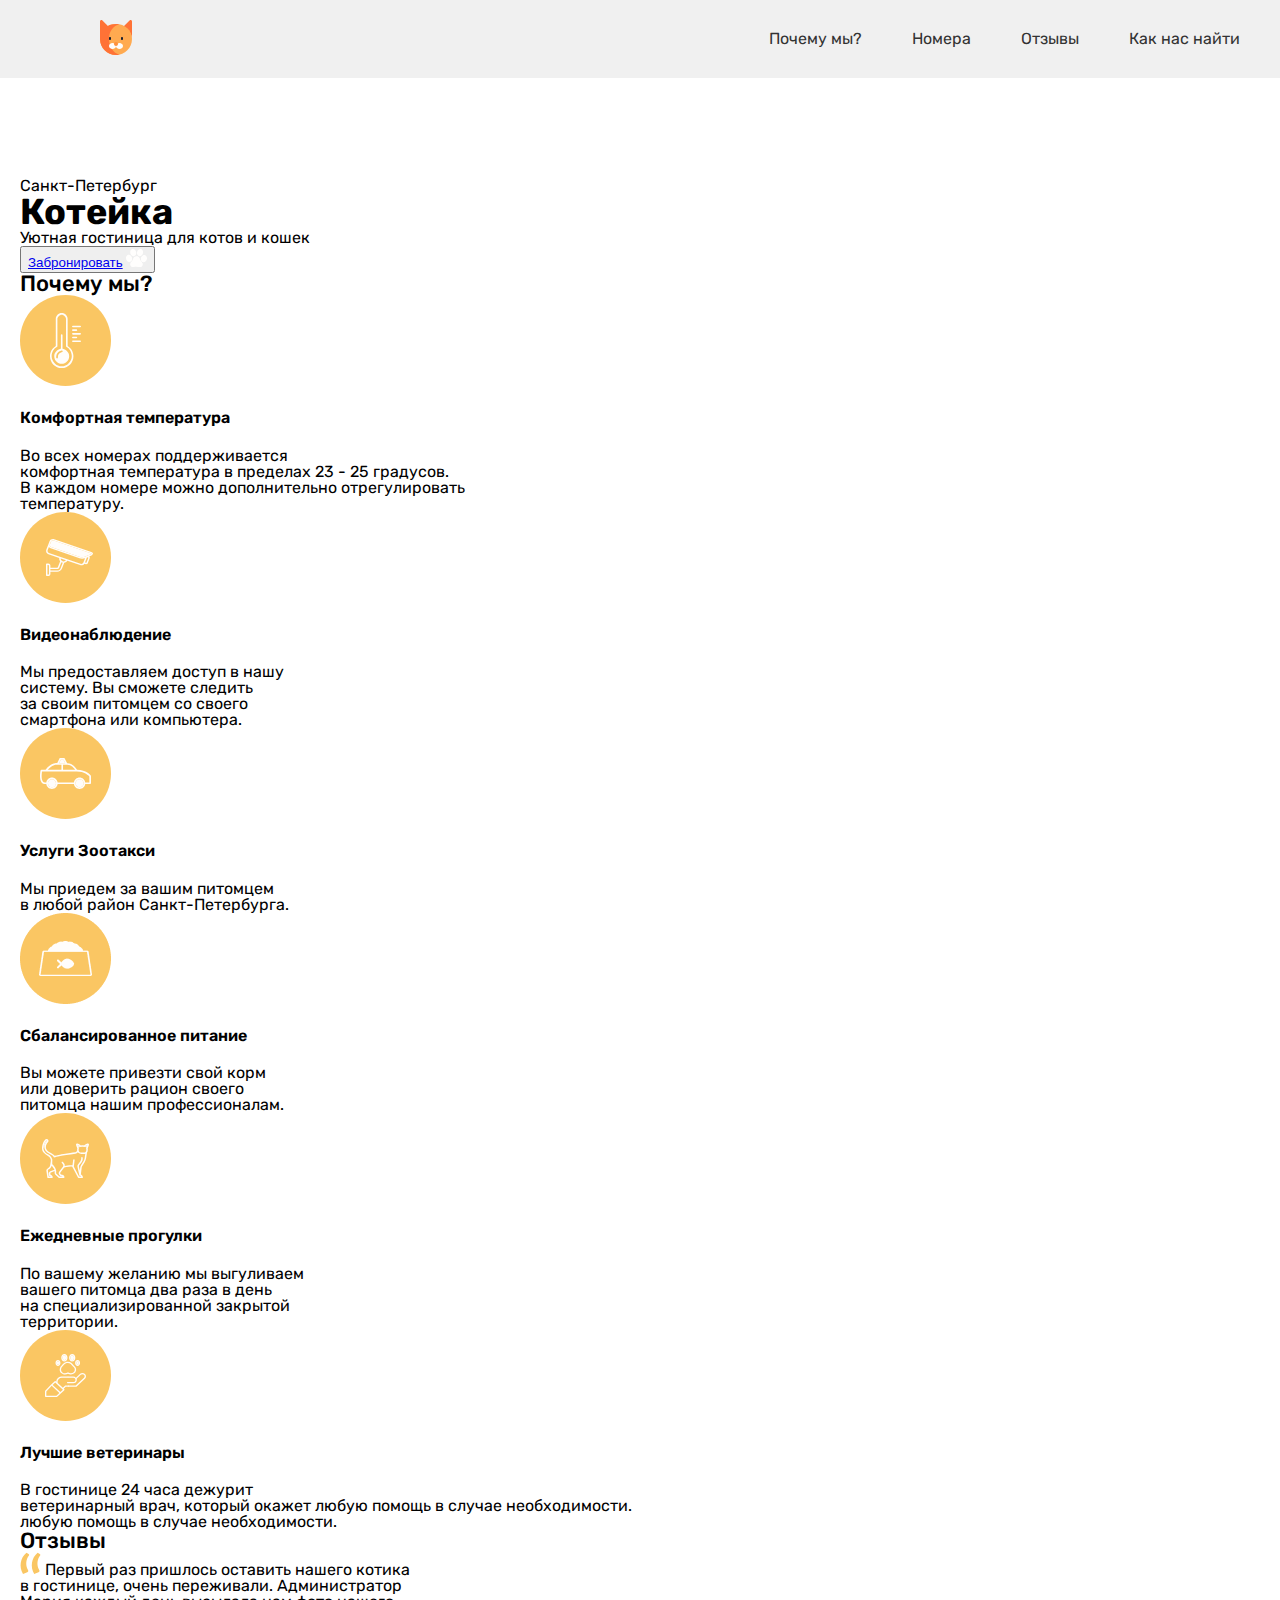
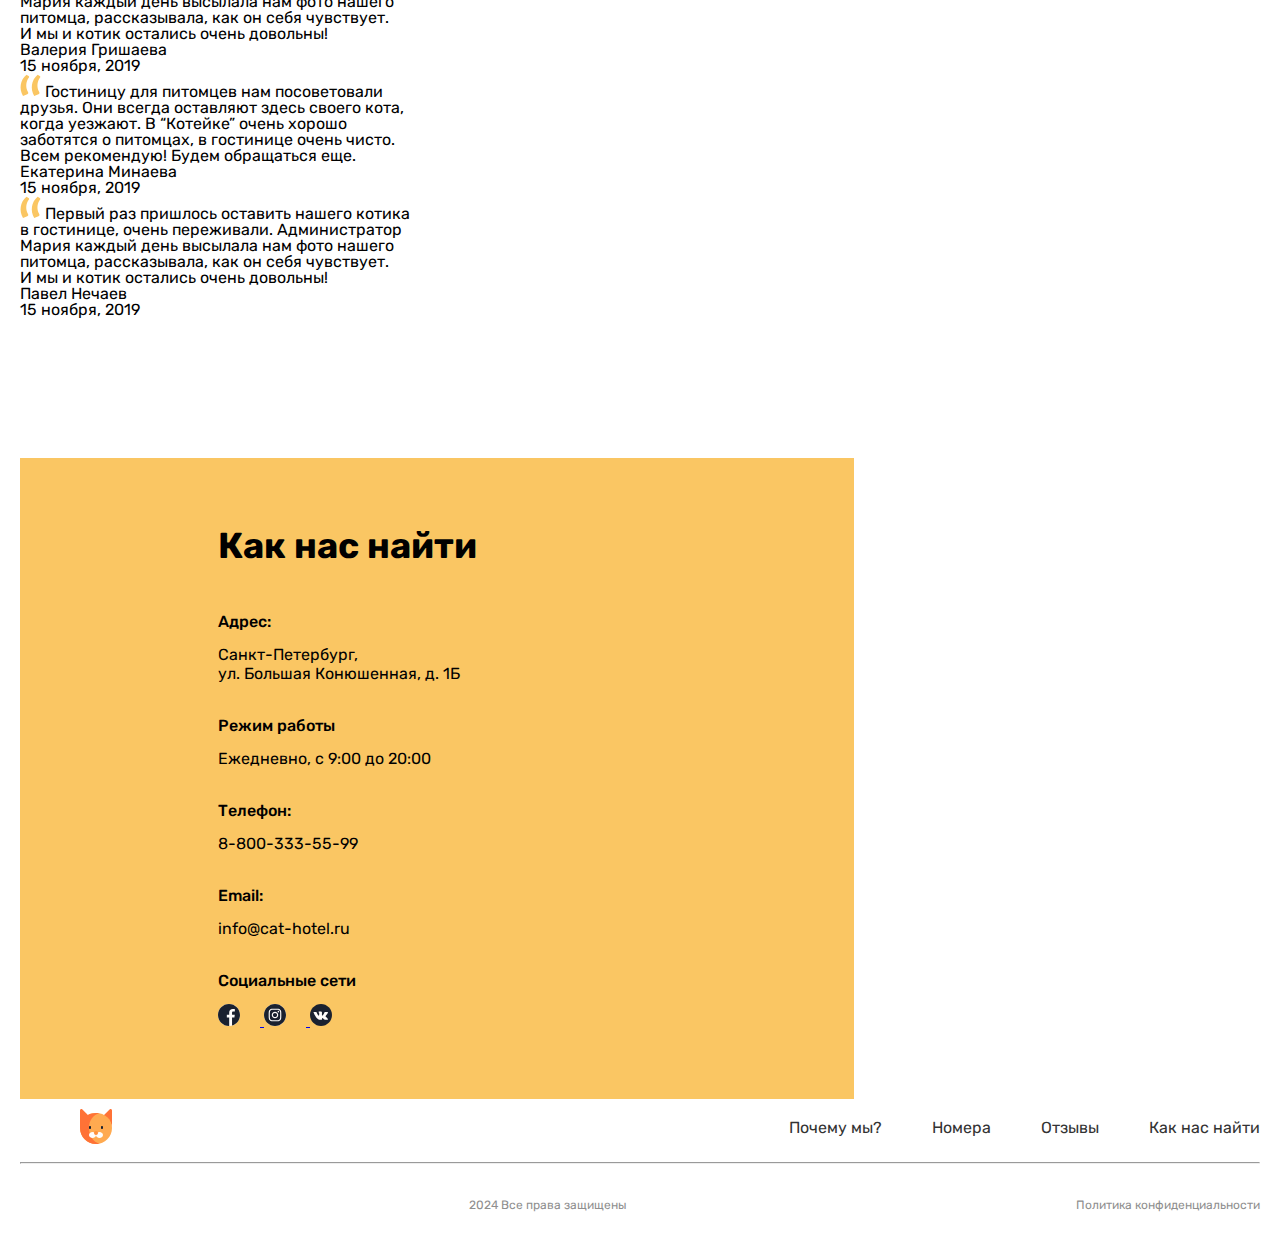
<file: index.html>
<!DOCTYPE html>
<html lang="en">

<head>
    <meta charset="UTF-8">
    <meta http-equiv="X-UA-Compatible" content="IE=edge">
    <meta name="viewport" content="width=device-width, initial-scale=1.0">
    <title>Main Page</title>
    <link rel="preconnect" href="https://fonts.googleapis.com">
    <link rel="preconnect" href="https://fonts.gstatic.com" crossorigin>
    <link href="https://fonts.googleapis.com/css2?family=Rubik:ital,wght@0,300..900;1,300..900&display=swap"
        rel="stylesheet">
    <link rel="stylesheet" href="https://cdn.jsdelivr.net/npm/swiper@11/swiper-bundle.min.css" />
    <link rel="stylesheet" href="./scss/style.css">
    <link rel="preconnect" href="https://fonts.googleapis.com">
    <link rel="preconnect" href="https://fonts.gstatic.com" crossorigin>
    <link
        href="https://fonts.googleapis.com/css2?family=Lato:ital,wght@0,100;0,300;0,400;0,700;0,900;1,100;1,300;1,400;1,700;1,900&display=swap"
        rel="stylesheet">
</head>

<body>
    <header class="header">
        <div class="container">
          <div class="header__line">
            <div class="header__logo">
              <a class="logo__link" href="../katalog.html">
                <img class="logo__image" src="../img/logo.svg" alt="koteika" />
              </a>
            </div>
            <div class="nav">
              <ul class="nav__ul">
                <li class="nav__li">
                  <a class="nav__item" href="#">Почему мы?</a>
                </li>
                <li class="nav__li">
                  <a class="nav__item" href="#">Номера</a>
                </li>
                <li class="nav__li">
                  <a class="nav__item" href="#">Отзывы</a>
                </li>
                <li class="nav__li">
                  <a class="nav__item" href="#">Как нас найти</a>
                </li>
              </ul>
            </div>
          </div>
          <div class="header__menu">
            <a id="header__button" class="hamburger" href="#">
              <div class="hamburger__inner"></div>
            </a>
          </div>
        </div>
      </header>
    <section class="hero">
        <div class="container">
            <div class="hero__content">
                <p class="hero__title-country">Cанкт-Петербург</p>
                <h1 class="hero__title">Котейка</h1>
                <p class="hero__subtitle">Уютная гостиница для котов и кошек</p>
                <button class="hero__button">
                    <a class="hero__link" href="#">Забронировать</a>
                    <img class="hero__link-logo" src="./img/img_main/lapka.svg" alt="logo" />
                </button>
            </div>
        </div>
    </section>
    <section class="services">
        <div class="container">
            <div class="services__top">
                <h2 class="services__title">Почему мы?</h2>
            </div>
            <div class="services__row">
                <div class="services__we-column">
                    <img class="services__image" src="./img/img_main/temperature.svg" alt="Temprature" />
                    <h4 class="services__subtitle">Комфортная температура</h4>
                    <p class="services__description">
                        Во всех номерах поддерживается
                        <br>
                        комфортная температура в пределах 23 - 25 градусов.
                        <br>
                        В каждом номере можно дополнительно отрегулировать
                        <br>
                        температуру.
                    </p>
                </div>

                <div class="services__we-column">
                    <img class="services__image" src="./img/img_main/camera.svg" alt="Temprature" />
                    <h4 class="services__subtitle">Видеонаблюдение</h4>
                    <p class="services__description">
                        Мы предоставляем доступ в нашу
                        <br>
                        систему. Вы сможете следить
                        <br>
                        за своим питомцем со своего
                        <br>
                        смартфона или компьютера.
                    </p>
                </div>

                <div class="services__we-column">
                    <img class="services__image" src="./img/img_main/delivery.svg" alt="Temprature" />
                    <h4 class="services__subtitle">Услуги Зоотакси</h4>
                    <p class="services__description">
                        Мы приедем за вашим питомцем
                        <br>
                        в любой район Санкт-Петербурга.
                    </p>
                </div>

                <div class="services__we-column">
                    <img class="services__image" src="./img/img_main/food.png" alt="Temprature" />
                    <h4 class="services__subtitle">Сбалансированное питание</h4>
                    <p class="services__description">
                        Вы можете привезти свой корм
                        <br>
                        или доверить рацион своего
                        <br>
                        питомца нашим профессионалам.
                    </p>
                </div>

                <div class="services__we-column">
                    <img class="services__image" src="./img/img_main/cat.svg" alt="Temprature" />
                    <h4 class="services__subtitle">Ежедневные прогулки</h4>
                    <p class="services__description">
                        По вашему желанию мы выгуливаем
                        <br>
                        вашего питомца два раза в день
                        <br>
                        на специализированной закрытой
                        <br>
                        территории.
                    </p>
                </div>

                <div class="services__we-column">
                    <img class="services__image" src="./img/img_main/doctor.svg" alt="Temprature" />
                    <h4 class="services__subtitle">Лучшие ветеринары</h4>
                    <p class="services__description">
                        В гостинице 24 часа дежурит
                        <br>
                        ветеринарный врач, который окажет любую помощь в случае необходимости.
                        <br>
                        любую помощь в случае необходимости.
                    </p>
                </div>
            </div>
    </section>
    <section class="room"></section>
    <section class="reviews">
        <div class="container">
            <div class="reviews__top">
                <h2 class="reviews__title">Отзывы</h2>
            </div>
            <div class="reviews__row">
                <div class="reviews__column">
                    <div class="reviews__content">
                        <img class="reviews__quote" src="./img/img_main/quote.svg" alt="quote">
                        <span class="reviews__message">
                            Первый раз пришлось оставить нашего котика
                            <br>
                            в гостинице, очень переживали. Администратор
                            <br>
                            Мария каждый день высылала нам фото нашего
                            <br>
                            питомца, рассказывала, как он себя чувствует.
                            <br>
                            И мы и котик остались очень довольны!
                        </span>
                    </div>
                    <div class="reviews__info">
                        <span class="reviews__author">Валерия Гришаева</span>
                        <p class="reviews__date">15 ноября, 2019</p>
                    </div>
                </div>

                <div class="reviews__column">
                    <div class="reviews__content">
                        <img class="reviews__quote" src="./img/img_main/quote.svg" alt="quote">
                        <span class="reviews__message">
                            Гостиницу для питомцев нам посоветовали 
                            <br>
                            друзья. Они всегда оставляют здесь своего кота, 
                            <br>
                            когда уезжают. В “Котейке” очень хорошо 
                            <br>
                            заботятся о питомцах, в гостинице очень чисто.
                            <br>
                            Всем рекомендую! Будем обращаться еще.
                        </span>
                    </div>
                    <div class="reviews__info">
                        <span class="reviews__author">Екатерина Минаева</span>
                        <p class="reviews__date">15 ноября, 2019</p>
                    </div>
                </div>
                <div class="reviews__column">
                    <div class="reviews__content">
                        <img class="reviews__quote" src="./img/img_main/quote.svg" alt="quote">
                        <span class="reviews__message">
                            Первый раз пришлось оставить нашего котика
                            <br>
                            в гостинице, очень переживали. Администратор
                            <br>
                            Мария каждый день высылала нам фото нашего
                            <br>
                            питомца, рассказывала, как он себя чувствует.
                            <br>
                            И мы и котик остались очень довольны!
                        </span>
                    </div>
                    <div class="reviews__info">
                        <span class="reviews__author">Павел Нечаев</span>
                        <p class="reviews__date">15 ноября, 2019</p>
                    </div>
                </div>
            </div>
    </section>
    <footer class="footer">
        <div class="container">
          <div class="footer__cont">
            <div class="footer__left">
              <h2 class="footer__title">Как нас найти</h2>
              <p class="footer__bold">Адрес:</p>
              <p class="footer__light">
                Санкт-Петербург, <br />
                ул. Большая Конюшенная, д. 1Б
              </p>
  
              <p class="footer__bold">Режим работы</p>
              <p class="footer__light">Ежедневно, с 9:00 до 20:00</p>
  
              <p class="footer__bold">Телефон:</p>
              <p class="footer__light">8-800-333-55-99</p>
  
              <p class="footer__bold">Email:</p>
              <p class="footer__light">info@cat-hotel.ru</p>
  
              <p class="footer__bold">Социальные сети</p>
              <div class="footer__icons">
                <a href="#">
                  <img
                    class="footer__img"
                    src="../img/facebook.svg"
                    alt="facebook"
                  />
                </a>
  
                <a href="#">
                  <img
                    class="footer__img"
                    src="../img/instagram.svg"
                    alt="instagram"
                  />
                </a>
  
                <a href="#">
                  <img class="footer__img" src="../img/vk.svg" alt="vk" />
                </a>
              </div>
            </div>
            <div id="map">
              <iframe
                src="https://www.google.com/maps/embed?pb=!1m18!1m12!1m3!1d3997.164697441527!2d30.320618051903477!3d59.93907219646582!2m3!1f0!2f0!3f0!3m2!1i1024!2i768!4f13.1!3m3!1m2!1s0x4696310fca5ba729%3A0xea9c53d4493c879f!2z0JHQvtC70YzRiNCw0Y8g0JrQvtC90Y7RiNC10L3QvdCw0Y8g0YPQuy4sIDE5LCDQodCw0L3QutGCLdCf0LXRgtC10YDQsdGD0YDQsywg0KDQvtGB0YHQuNGPLCAxOTExODY!5e0!3m2!1sru!2skg!4v1718904761752!5m2!1sru!2skg"
                width="200%"
                height="100%"
                style="border: 0"
                allowfullscreen=""
                loading="lazy"
                referrerpolicy="no-referrer-when-downgrade"
              ></iframe>
            </div>
          </div>
        </div>
  
        <div class="container">
          <div class="navig">
            <div class="header__line">
              <div class="header__logo">
                <a class="logo__link" href="../index.html">
                  <img class="logo__image" src="../img/logo.svg" alt="koteika" />
                </a>
              </div>
              <div class="nav">
                <ul class="nav__ul">
                  <li class="nav__li">
                    <a class="nav__item">Почему мы?</a>
                  </li>
                  <li class="nav__li">
                    <a class="nav__item">Номера</a>
                  </li>
                  <li class="nav__li">
                    <a class="nav__item">Отзывы</a>
                  </li>
                  <li class="nav__li">
                    <a class="nav__item">Как нас найти</a>
                  </li>
                </ul>
              </div>
            </div>
            <hr class="footer__line" />
            <div class="footer__bottom">
              <p class="footer__txt">2024 Все права защищены</p>
              <a class="footer__confidencial" href="">
                Политика конфиденциальности
              </a>
            </div>
          </div>
        </div>
        </footer>
</body>

</html>
</file>
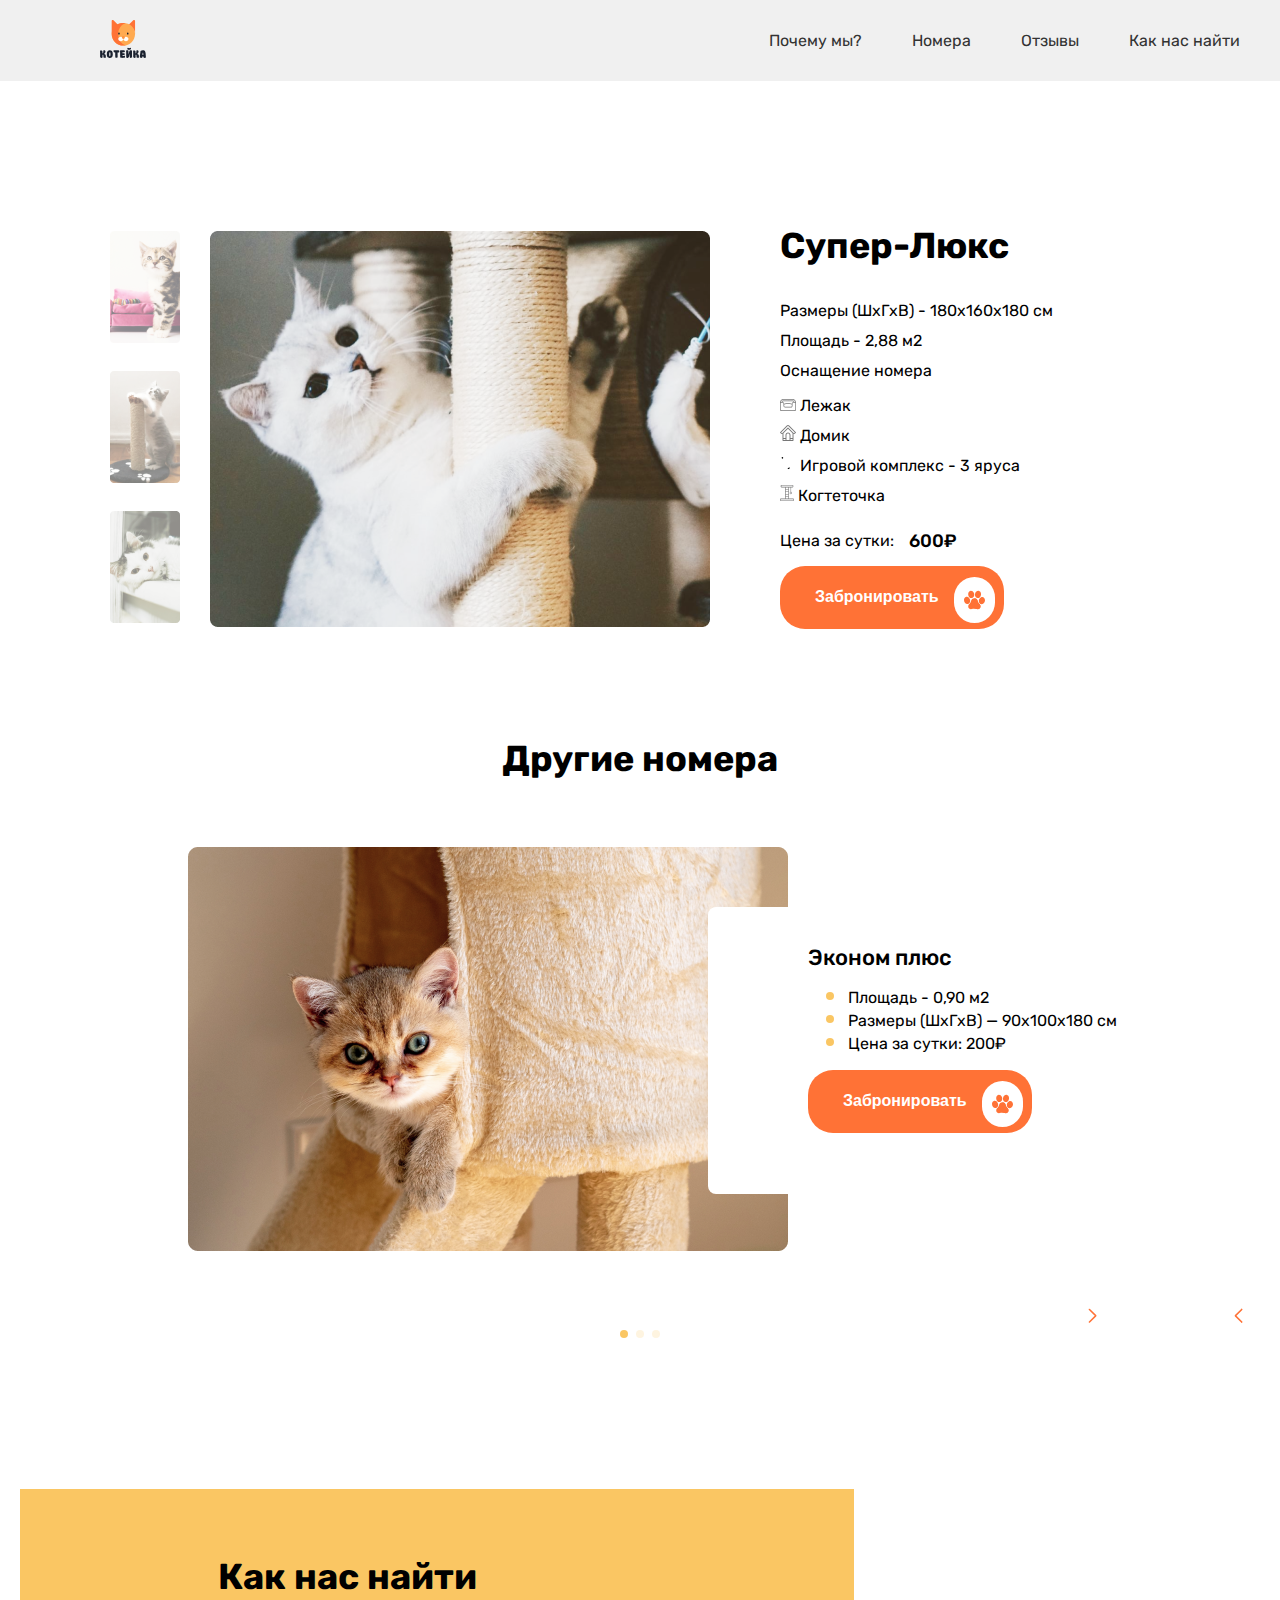
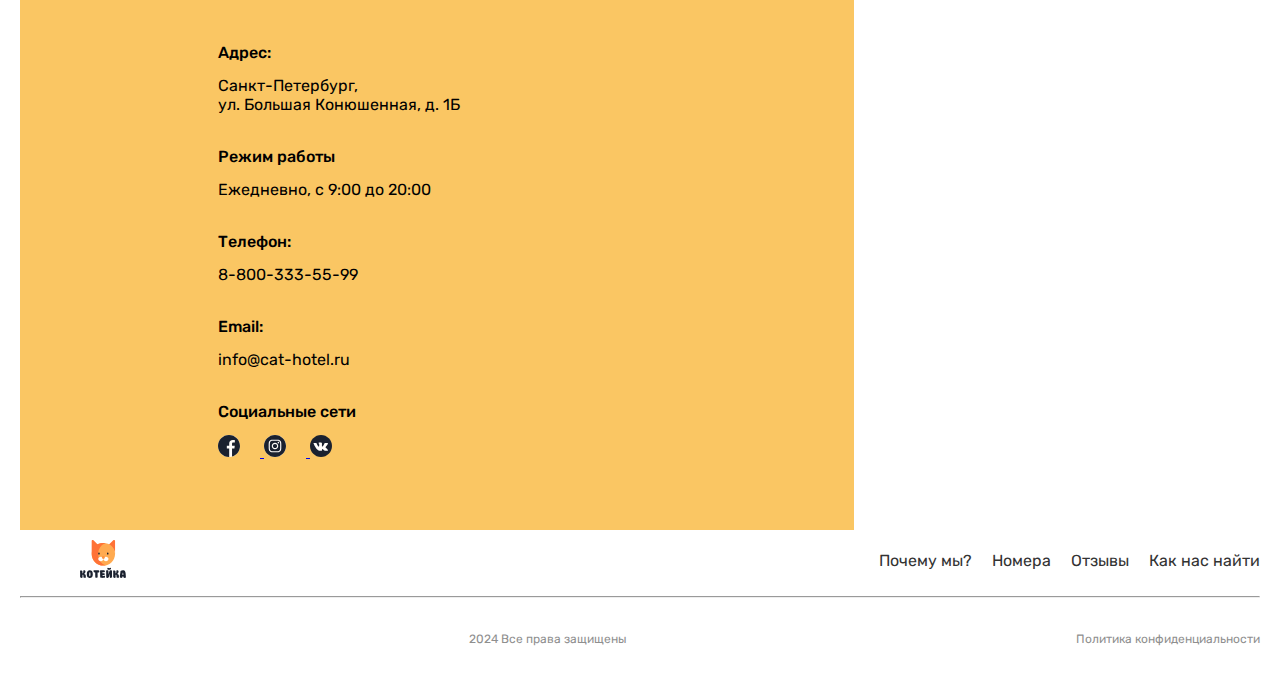
<file: cat.html>
<!DOCTYPE html>
<html lang="en">

<head>
  <meta charset="UTF-8">
  <meta name="viewport" content="width=device-width, initial-scale=1.0"> 
  <link rel="icon" href="./img/koteiki.svg">
  <title>Сайт-гостиницы-для-кошек</title>
  <link rel="preconnect" href="https://fonts.googleapis.com">
  <link rel="preconnect" href="https://fonts.gstatic.com" crossorigin>
  <link href="https://fonts.googleapis.com/css2?family=Rubik:ital,wght@0,300..900;1,300..900&display=swap"
    rel="stylesheet">
    <link rel="stylesheet" href="https://cdn.jsdelivr.net/npm/swiper@11/swiper-bundle.min.css" />
  <link rel="stylesheet" href="./scss/style.css">
</head>

<body>

  <header class="header">
    <div class="container">
      <div class="header__line">
        <div class="header__logo">
          <a class="logo__link" href="../katalog.html">
            <img class="logo__image" src="../img/log.svg" alt="koteika" />
          </a>
        </div>
        <nav class="nav">
          <ul class="nav__ul">
            <li class="nav__li">
              <a class="nav__item" href="#">Почему мы?</a>
            </li>
            <li class="nav__li">
              <a class="nav__item" href="#">Номера</a>
            </li>
            <li class="nav__li">
              <a class="nav__item" href="#">Отзывы</a>
            </li>
            <li class="nav__li">
              <a class="nav__item" href="#">Как нас найти</a>
            </li>
          </ul>
        </nav>
        <div class="burger">
          <span class="burger__span"></span>
          <span class="burger__span"></span>
          <span class="burger__span"></span>
        </div>
      </div>
    </div>
  </header>

  <div class="popup">
    <div class="popup-content">
      <ul class="nav__ul">
        <li class="nav__li">
          <a class="nav__item" href="#">Почему мы?</a>
        </li>
        <li class="nav__li">
          <a class="nav__item" href="#">Номера</a>
        </li>
        <li class="nav__li">
          <a class="nav__item" href="#">Отзывы</a>
        </li>
        <li class="nav__li">
          <a class="nav__item" href="#">Как нас найти</a>
        </li>
      </ul>
    </div>
  </div>

  <section class="lux">
    <div class="container">
      <div class="lux__row">
        <div class="adaptiv">
          <div class="lux__column">
            <div><img class="img" src="./img/barsyk.png" alt="Barsyk"></div>
            <div><img class="img" src="./img/filya.png" alt="Filya"></div>
            <div><img class="img" src="./img/eskymo.png" alt="Eskymo"></div>
          </div>
          <div class="lux__image">
            <img class="lux__image__img " src="./img/myrzik.png" alt="Myrzik">
          </div>
        </div>
        <div class="lux__info">
          <h1 class="lux__title">
            Супер-Люкс
          </h1>
          <p class="lux__title__info">
            Размеры (ШхГхВ) - 180х160х180 см
            <br>
            Площадь - 2,88 м2
            <br>
            Оснащение номера
          </p>
          <div class="lux__subtitle">
            <p>
              <img src="./img/divan.svg" alt="#">
              Лежак
            </p>
            <p>
              <img src="./img/domik.svg" alt="#">
              Домик
            </p>
            <p>
              <img src="./img/cloobok.svg" alt="#">
              Игровой комплекс - 3 яруса
            </p>
            <p>
              <img src="./img/kogtetochka.svg" alt="#">
              Когтеточка
            </p>
            <div class="price">
              <h3>
                Цена за сутки:
                <h5 class="h5">
                  600₽
                </h5>
              </h3>

            </div>
            <button class="lux__button">
              <h4 class="h4">
                Забронировать
              </h4>
              <img class="lux__vector" src="./img/Vector.svg" alt="#">
            </button>
          </div>
        </div>
      </div>
  </section>

  <section class="economy">
    <div class="container">
      <h1 class="economy__title">
        Другие номера
      </h1>
      <div class="swiper mySwiper">
        <div class="swiper-wrapper">
          <div class="swiper-slide">
            <div class="economy__img">
              <img src="./img/shoha.png" alt="Shoha">
            </div>
            <div class="card">
              <div class="card__info">
                <h2>
                  Эконом плюс
                </h2>
                <ul class="card__list">
                  <li class="card__item">
                    Площадь - 0,90 м2

                  </li>
                  <li class="card__item">
                    Размеры (ШхГхВ) — 90х100х180 см
                  </li>
                  <li class="card__item">
                    Цена за сутки: 200₽
                  </li>
                </ul>
                <button class="economy__button">
                  <h4 class="h4">
                    Забронировать
                  </h4>
                  <img class="lux__vector" src="./img/Vector.svg" alt="#">
                </button>
              </div>
            </div>
          </div>
          <div class="swiper-slide">
            <div class="economy__img">
              <img src="./img/shoha.png" alt="Shoha">
            </div>
            <div class="card">
              <div class="card__info">
                <h2>
                  Эконом плюс
                </h2>
                <ul class="card__list">
                  <li class="card__item">
                    Площадь - 0,90 м2

                  </li>
                  <li class="card__item">
                    Размеры (ШхГхВ) — 90х100х180 см
                  </li>
                  <li class="card__item">
                    Цена за сутки: 200₽
                  </li>
                </ul>
                <button class="economy__button">
                  <h4 class="h4">
                    Забронировать
                  </h4>
                  <img class="lux__vector" src="./img/Vector.svg" alt="#">
                </button>
              </div>
            </div>
          </div>
          <div class="swiper-slide">
            <div class="economy__img">
              <img src="./img/shoha.png" alt="Shoha">
            </div>
            <div class="card">
              <div class="card__info">
                <h2>
                  Эконом плюс
                </h2>
                <ul class="card__list">
                  <li class="card__item">
                    Площадь - 0,90 м2

                  </li>
                  <li class="card__item">
                    Размеры (ШхГхВ) — 90х100х180 см
                  </li>
                  <li class="card__item">
                    Цена за сутки: 200₽
                  </li>
                </ul>
                <button class="economy__button">
                  <h4 class="h4">
                    Забронировать
                  </h4>
                  <img class="lux__vector" src="./img/Vector.svg" alt="#">
                </button>
              </div>
            </div>
          </div>
        </div>
        <div class="swiper-button-next"></div>
        <div class="swiper-button-prev"></div>
        <div class="swiper-pagination"></div>
        <div class="swiper-pagination"></div>
      </div>
    </div>
  </section>

  <footer class="footer">
    <div class="container">
      <div class="footer__cont">
        <div class="footer__left">
          <h2 class="footer__title">Как нас найти</h2>
          <p class="footer__bold">Адрес:</p>
          <p class="footer__light">
            Санкт-Петербург, <br />
            ул. Большая Конюшенная, д. 1Б
          </p>

          <p class="footer__bold">Режим работы</p>
          <p class="footer__light">Ежедневно, с 9:00 до 20:00</p>

          <p class="footer__bold">Телефон:</p>
          <p class="footer__light">8-800-333-55-99</p>

          <p class="footer__bold">Email:</p>
          <p class="footer__light">info@cat-hotel.ru</p>

          <p class="footer__bold">Социальные сети</p>
          <div class="footer__icons">
            <a href="#">
              <img
                class="footer__img"
                src="../img/facebook.svg"
                alt="facebook"
              />
            </a>

            <a href="#">
              <img
                class="footer__img"
                src="../img/instagram.svg"
                alt="instagram"
              />
            </a>

            <a href="#">
              <img class="footer__img" src="../img/vk.svg" alt="vk" />
            </a>
          </div>
        </div>
        <div id="map">
          <iframe 
            src="https://www.google.com/maps/embed?pb=!1m18!1m12!1m3!1d3997.164697441527!2d30.320618051903477!3d59.93907219646582!2m3!1f0!2f0!3f0!3m2!1i1024!2i768!4f13.1!3m3!1m2!1s0x4696310fca5ba729%3A0xea9c53d4493c879f!2z0JHQvtC70YzRiNCw0Y8g0JrQvtC90Y7RiNC10L3QvdCw0Y8g0YPQuy4sIDE5LCDQodCw0L3QutGCLdCf0LXRgtC10YDQsdGD0YDQsywg0KDQvtGB0YHQuNGPLCAxOTExODY!5e0!3m2!1sru!2skg!4v1718904761752!5m2!1sru!2skg"
            width="200%"
            height="100%"
            style="border: 0"
            allowfullscreen=""
            loading="lazy"
            referrerpolicy="no-referrer-when-downgrade"
          ></iframe>
        </div>
      </div>
    </div>

    <div class="container">
      <div class="navig">
        <div class="header__line">
          <div class="header__logo">
            <a class="logo__link" href="../index.html">
              <img class="logo__image" src="../img/log.svg" alt="koteika" />
            </a>
          </div>
          <div class="man">
            <ul class="man__ul">
              <li class="man__li">
                <a class="man__item">Почему мы?</a>
              </li>
              <li class="man__li">
                <a class="man__item">Номера</a>
              </li>
              <li class="man__li">
                <a class="man__item">Отзывы</a>
              </li>
              <li class="man__li">
                <a class="man__item">Как нас найти</a>
              </li>
            </ul>
          </div>
        </div>
        <hr class="footer__line" />
        <div class="footer__bottom">
          <p class="footer__txt">2024 Все права защищены</p>
          <a class="footer__confidencial" href="">
            Политика конфиденциальности
          </a>
        </div>
      </div>
    </div>
  </footer>

    <script src="./js/script.js"></script>
     

  <script src="https://cdn.jsdelivr.net/npm/swiper@11/swiper-bundle.min.js"></script>


  <script>
    const burger = document.querySelector('.burger');
    const popup = document.querySelector('.popup');

    burger.addEventListener('click', () => {
      if (burger.classList.contains('active')) {
        // Если бургер в виде крестика, закрываем popup
        burger.classList.remove('active');
        popup.style.display = 'none';
      } else {
        // Если бургер в обычном виде, открываем popup
        burger.classList.add('active');
        popup.style.display = 'block';
      }
    });
  </script>

  <!-- Initialize Swiper -->
  <script>
    var swiper = new Swiper(".mySwiper", { 
      slidesPerView: 1,
      spaceBetween: 30,
      loop: true,

      pagination: {
        el: ".swiper-pagination",
        clickable: true,
      },
      navigation: {
        nextEl: ".swiper-button-next",
        prevEl: ".swiper-button-prev",
      },
    });
 
</script>
  
</body>
</html>
</file>
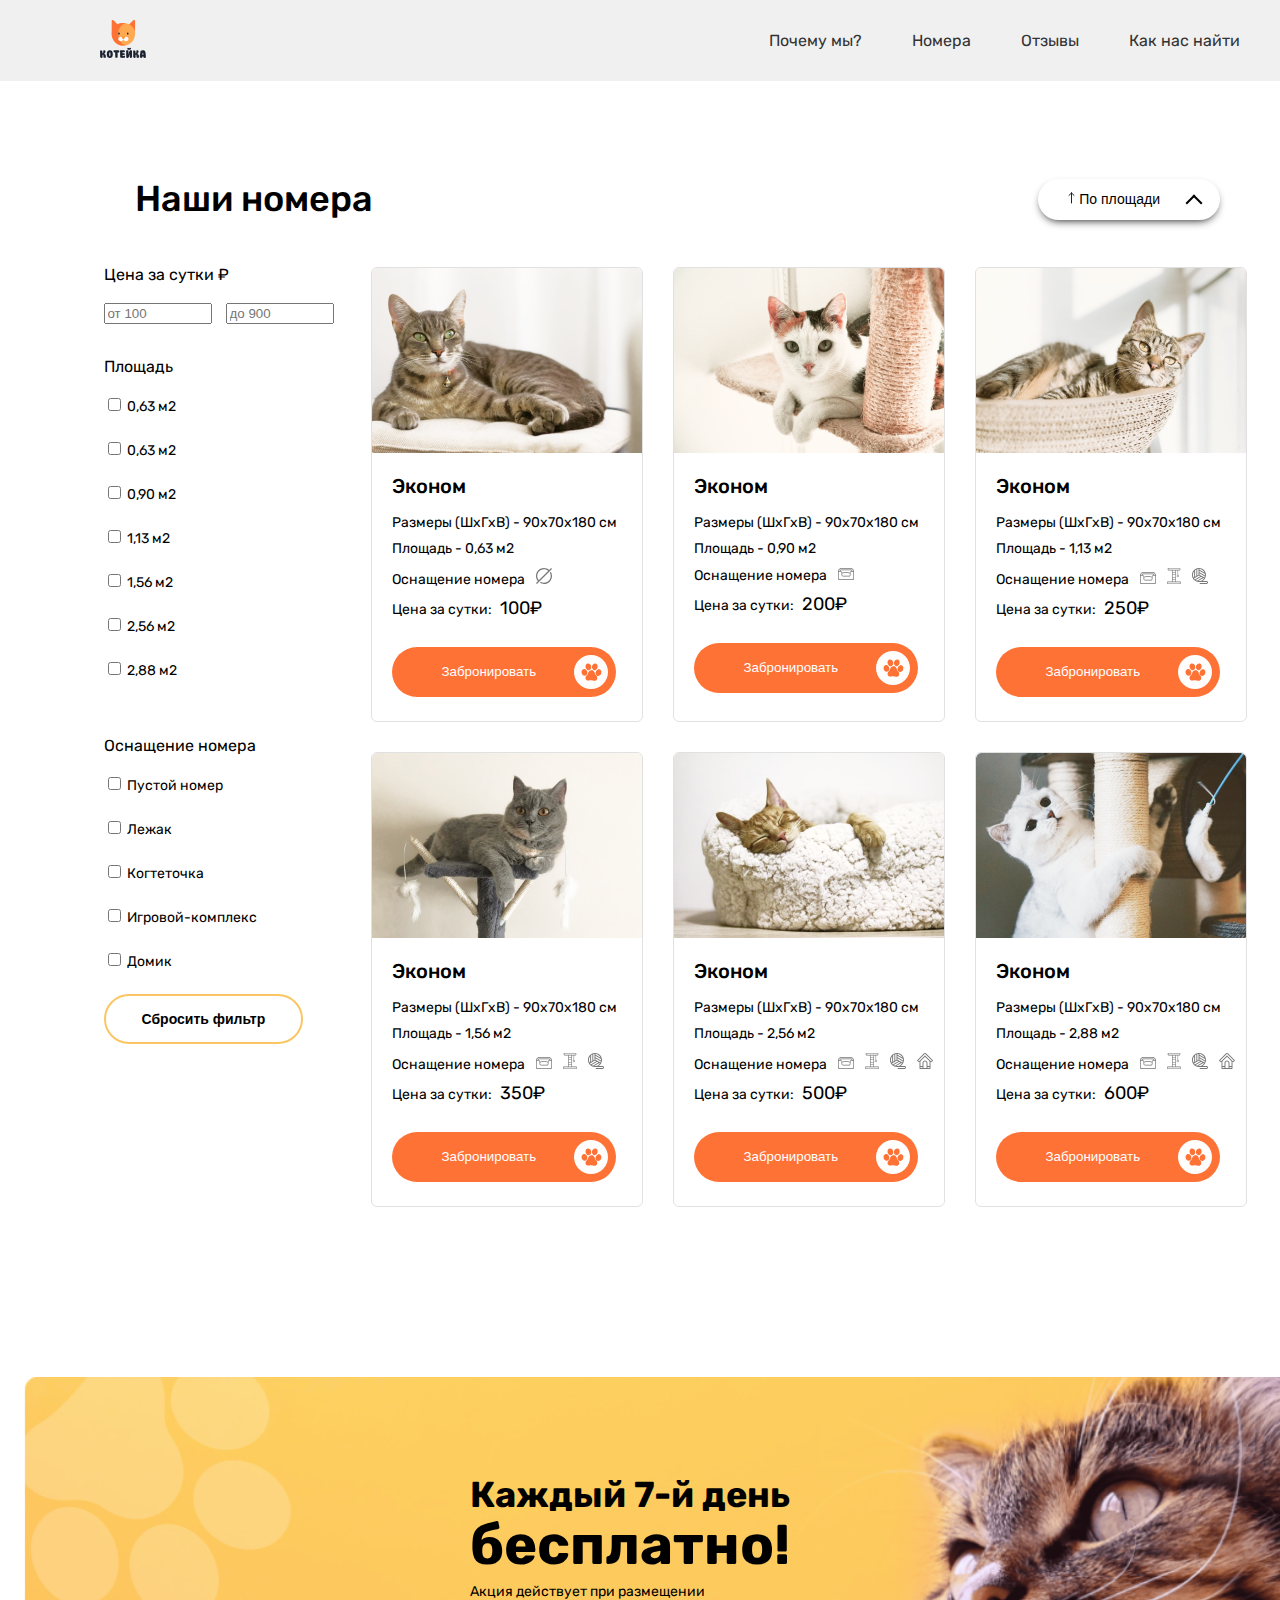
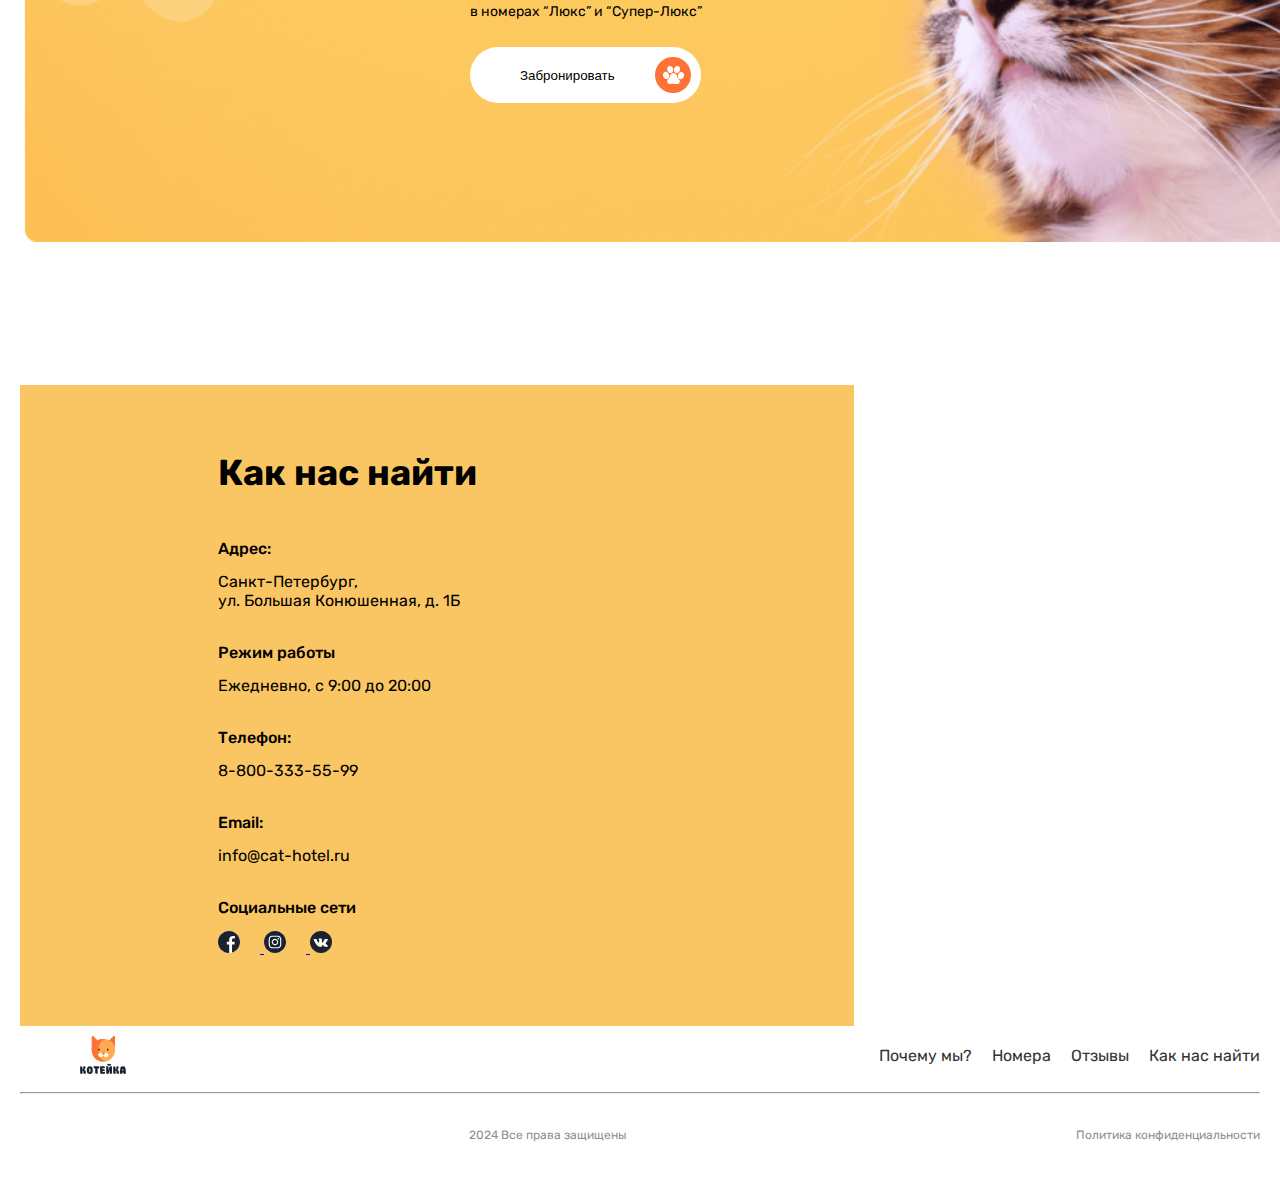
<file: pages/catalog.html>
<!DOCTYPE html>
<html lang="en">

<head>
  <meta charset="UTF-8" />
  <meta name="viewport" content="width=device-width, initial-scale=1.0" />
  <title>Document</title>
  <link rel="preconnect" href="https://fonts.googleapis.com" />
  <link rel="preconnect" href="https://fonts.gstatic.com" crossorigin />
  <link
    href="https://fonts.googleapis.com/css2?family=Lato:wght@100;300;400;700;900&family=Rubik:wght@300..900&display=swap"
    rel="stylesheet" />
  <link rel="stylesheet" href="../scss/style.css" />
</head>

<body>
  <header class="header">
    <div class="container">
      <div class="header__line">
        <div class="header__logo">
          <a class="logo__link" href="../katalog.html">
            <img class="logo__image" src="../img/log.svg" alt="koteika" />
          </a>
        </div>
        <nav class="nav">
          <ul class="nav__ul">
            <li class="nav__li">
              <a class="nav__item" href="#">Почему мы?</a>
            </li>
            <li class="nav__li">
              <a class="nav__item" href="#">Номера</a>
            </li>
            <li class="nav__li">
              <a class="nav__item" href="#">Отзывы</a>
            </li>
            <li class="nav__li">
              <a class="nav__item" href="#">Как нас найти</a>
            </li>
          </ul>
        </nav>
        <div class="burger">
          <span class="burger__span"></span>
          <span class="burger__span"></span>
          <span class="burger__span"></span>
        </div>
      </div>
    </div>
  </header>

  <div class="popup">
    <div class="popup-content">
      <ul class="nav__ul">
        <li class="nav__li">
          <a class="nav__item" href="#">Почему мы?</a>
        </li>
        <li class="nav__li">
          <a class="nav__item" href="#">Номера</a>
        </li>
        <li class="nav__li">
          <a class="nav__item" href="#">Отзывы</a>
        </li>
        <li class="nav__li">
          <a class="nav__item" href="#">Как нас найти</a>
        </li>
      </ul>
    </div>
  </div>

  <div class="catalog">
    <div class="container">
      <div class="catalog__top">
        <h2 class="catalog__title">Наши номера</h2>
        <button class="catalog__button button">
          <img src="../img/top-bot.svg" alt="arrow" />
          По площади
          <div class="arrow"></div>
          <ul id="drop" class="drop">
            <li id="list">
              <img class="button__img" src="../img/bottom.svg" alt="arrow" />
              По площади
            </li>

            <li id="list">
              <img class="button__img" src="../img/top-bot.svg" alt="arrow" />
              По цене
            </li>

            <li id="list">
              <img class="button__img" src="../img/bottom.svg" alt="arrow" />
              По цене
            </li>
          </ul>
        </button>
        <button class="catalog__filter-btn">
          <img class="catalog__filter-ic" src="../img/filter.svg" alt="filter" />Фильтр
        </button>
      </div>
      <div class="catalog__cenrt">
        <aside class="catalog__aside">
          <div class="catalog__aside-col">
            <p class="catalog__filter-price">Цена за сутки ₽</p>
            <input class="catalog__search" placeholder="от 100" type="text" />
            <input class="catalog__search" placeholder="до 900" type="text" />
            <p class="catalog__filter-yard">Площадь</p>
            <div class="catalog__check">
              <div class="catalog__check-el">
                <input class="custom-checkbox" id="myCheckbox" type="checkbox" />
                <label for="myCheckbox"> 0,63 м2 </label>
              </div>

              <div class="catalog__check-el">
                <input class="custom-checkbox" id="myCheckbox" type="checkbox" />
                <label for="myCheckbox"> 0,63 м2 </label>
              </div>

              <div class="catalog__check-el">
                <input class="custom-checkbox" id="myCheckbox" type="checkbox" />
                <label for="myCheckbox"> 0,90 м2 </label>
              </div>

              <div class="catalog__check-el">
                <input class="custom-checkbox" id="myCheckbox" type="checkbox" />
                <label for="myCheckbox"> 1,13 м2 </label>
              </div>

              <div class="catalog__check-el">
                <input class="custom-checkbox" id="myCheckbox" type="checkbox" />
                <label for="myCheckbox"> 1,56 м2 </label>
              </div>

              <div class="catalog__check-el">
                <input class="custom-checkbox" id="myCheckbox" type="checkbox" />
                <label for="myCheckbox"> 2,56 м2 </label>
              </div>

              <div class="catalog__check-el">
                <input class="custom-checkbox" id="myCheckbox" type="checkbox" />
                <label for="myCheckbox"> 2,88 м2 </label>
              </div>
            </div>

            <p class="catalog__filter-yard">Оснащение номера</p>
            <div class="catalog__check-sec">
              <div class="catalog__check-el">
                <input class="custom-checkbox" id="myCheckbox" type="checkbox" />
                <label for="myCheckbox">Пустой номер </label>
              </div>

              <div class="catalog__check-el">
                <input class="custom-checkbox" id="myCheckbox" type="checkbox" />
                <label for="myCheckbox"> Лежак </label>
              </div>

              <div class="catalog__check-el">
                <input class="custom-checkbox" id="myCheckbox" type="checkbox" />
                <label for="myCheckbox"> Когтеточка </label>
              </div>

              <div class="catalog__check-el">
                <input class="custom-checkbox" id="myCheckbox" type="checkbox" />
                <label for="myCheckbox"> Игровой-комплекс </label>
              </div>

              <div class="catalog__check-el">
                <input class="custom-checkbox" id="myCheckbox" type="checkbox" />
                <label for="myCheckbox"> Домик </label>
              </div>
            </div>

            <button class="catalog__btn-cr">Сбросить фильтр</button>
          </div>
        </aside>

        <div class="catalog__rows">
          <div class="catalog__row">
            <div class="catalog__el">
              <img class="catalog__image" src="../img/economy.png" alt="economy" />
              <h3 class="catalog__subtitle">Эконом</h3>
              <p class="catalog__txt">Размеры (ШхГхВ) - 90х70х180 см</p>
              <p class="catalog__txt">Площадь - 0,63 м2</p>
              <p class="catalog__txt">
                Оснащение номера
                <img class="catalog__no-icon" src="../img/no-icon.svg" alt="" />
              </p>
              <p class="catalog__txt">
                Цена за сутки: <span class="catalog__price">100₽</span>
              </p>

              <button id="btn" class="reg-btn">
                Забронировать<img class="paw" src="../img/paw.svg" alt="paw" />
              </button>
            </div>

            <div class="catalog__el">
              <img class="catalog__image" src="../img/economy+.png" alt="economy" />
              <h3 class="catalog__subtitle">Эконом</h3>
              <p class="catalog__txt">Размеры (ШхГхВ) - 90х70х180 см</p>
              <p class="catalog__txt">Площадь - 0,90 м2</p>
              <p class="catalog__txt">
                Оснащение номера
                <img class="catalog__no-icon" src="../img/lotok.svg" alt="" />
              </p>
              <p class="catalog__txt">
                Цена за сутки: <span class="catalog__price">200₽</span>
              </p>

              <button id="btn" class="reg-btn">
                Забронировать<img class="paw" src="../img/paw.svg" alt="paw" />
              </button>
            </div>

            <div class="catalog__el">
              <img class="catalog__image" src="../img/suite.png" alt="economy" />
              <h3 class="catalog__subtitle">Эконом</h3>
              <p class="catalog__txt">Размеры (ШхГхВ) - 90х70х180 см</p>
              <p class="catalog__txt">Площадь - 1,13 м2</p>
              <p class="catalog__txt">
                Оснащение номера
                <img class="catalog__no-icon" src="../img/lotok.svg" alt="" />
                <img class="catalog__no-icon" src="../img/toy.svg" alt="" />
                <img class="catalog__no-icon" src="../img/ball.svg" alt="" />
              </p>

              <p class="catalog__txt">
                Цена за сутки: <span class="catalog__price">250₽</span>
              </p>

              <button id="btn" class="reg-btn">
                Забронировать<img class="paw" src="../img/paw.svg" alt="paw" />
              </button>
            </div>
          </div>

          <div class="catalog__row">
            <div class="catalog__el">
              <img class="catalog__image" src="../img//comfort.png" alt="economy" />

              <h3 class="catalog__subtitle">Эконом</h3>
              <p class="catalog__txt">Размеры (ШхГхВ) - 90х70х180 см</p>
              <p class="catalog__txt">Площадь - 1,56 м2</p>
              <p class="catalog__txt">
                Оснащение номера
                <img class="catalog__no-icon" src="../img/lotok.svg" alt="" />
                <img class="catalog__no-icon" src="../img/toy.svg" alt="" />
                <img class="catalog__no-icon" src="../img/ball.svg" alt="" />
              </p>

              <p class="catalog__txt">
                Цена за сутки: <span class="catalog__price">350₽</span>
              </p>

              <button id="btn" class="reg-btn">
                Забронировать<img class="paw" src="../img/paw.svg" alt="paw" />
              </button>
            </div>

            <div class="catalog__el">
              <img class="catalog__image" src="../img/luxury.png" alt="economy" />
              <h3 class="catalog__subtitle">Эконом</h3>
              <p class="catalog__txt">Размеры (ШхГхВ) - 90х70х180 см</p>
              <p class="catalog__txt">Площадь - 2,56 м2</p>
              <p class="catalog__txt">
                Оснащение номера
                <img class="catalog__no-icon" src="../img/lotok.svg" alt="" />
                <img class="catalog__no-icon" src="../img/toy.svg" alt="" />
                <img class="catalog__no-icon" src="../img/ball.svg" alt="" />
                <img class="catalog__no-icon" src="../img/home.svg" alt="" />
              </p>

              <p class="catalog__txt">
                Цена за сутки: <span class="catalog__price">500₽</span>
              </p>

              <button id="btn" class="reg-btn">
                Забронировать<img class="paw" src="../img/paw.svg" alt="paw" />
              </button>
            </div>

            <div class="catalog__el">
              <img class="catalog__image" src="../img/super-luxury.png" alt="economy" />
              <h3 class="catalog__subtitle">Эконом</h3>
              <p class="catalog__txt">Размеры (ШхГхВ) - 90х70х180 см</p>
              <p class="catalog__txt">Площадь - 2,88 м2</p>
              <p class="catalog__txt">
                Оснащение номера
                <img class="catalog__no-icon" src="../img/lotok.svg" alt="" />
                <img class="catalog__no-icon" src="../img/toy.svg" alt="" />
                <img class="catalog__no-icon" src="../img/ball.svg" alt="" />
                <img class="catalog__no-icon" src="../img/home.svg" alt="" />
              </p>

              <p class="catalog__txt">
                Цена за сутки: <span class="catalog__price">600₽</span>
              </p>

              <button id="btn" class="reg-btn">
                Забронировать<img class="paw" src="../img/paw.svg" alt="paw" />
              </button>
            </div>
          </div>
        </div>
      </div>

      <div id="popup" class="popup">
        <h3 class="popup-title">Забронировать номер</h3>
        <div class="input-top">
          <input class="input" placeholder="Ваше имя" type="text" />
          <input class="input" placeholder="Имя Питомца" type="text" />
          <input class="input" placeholder="Телефон" type="text" />
          <input class="input" placeholder="E-mail" type="text" />
          <img class="pop-paw" src="../img/paw-pop.png" alt="paw" />
        </div>

        <div class="date-input">
          <pre> Дата заезда   c</pre>

          <input class="input-min" type="text" placeholder="26.01.2020" />
          <span>по</span>
          <input class="input-min" type="text" placeholder="26.01.2020" />
        </div>

        <button class="reg-btn">
          Забронировать<img class="paw" src="../img/paw.svg" alt="paw" />
        </button>
      </div>
      <div class="overlay"></div>
   
    <div class="catalog__banner">
      <img class="catalog__ban-img" src="../img/banner.png" alt="" />
      <h2 class="catalog__free-title">Каждый 7-й день</h2>
      <p class="catalog__free-subtitle">бесплатно!</p>
      <p class="catalog__free-txt">
        Акция действует при размещении <br />
        в номерах “Люкс” и “Супер-Люкс”
      </p>
      <div class="catalog__btn-cont">
        <button class="reg-btn-w">
          Забронировать<img class="paw-w" src="../img/paw-w.svg" alt="paw" />
        </button>
      </div>
    </div>
  </div>
  </div>

  <footer class="footer">
    <div class="container">
      <div class="footer__cont">
        <div class="footer__left">
          <h2 class="footer__title">Как нас найти</h2>
          <p class="footer__bold">Адрес:</p>
          <p class="footer__light">
            Санкт-Петербург, <br />
            ул. Большая Конюшенная, д. 1Б
          </p>

          <p class="footer__bold">Режим работы</p>
          <p class="footer__light">Ежедневно, с 9:00 до 20:00</p>

          <p class="footer__bold">Телефон:</p>
          <p class="footer__light">8-800-333-55-99</p>

          <p class="footer__bold">Email:</p>
          <p class="footer__light">info@cat-hotel.ru</p>

          <p class="footer__bold">Социальные сети</p>
          <div class="footer__icons">
            <a href="#">
              <img class="footer__img" src="../img/facebook.svg" alt="facebook" />
            </a>

            <a href="#">
              <img class="footer__img" src="../img/instagram.svg" alt="instagram" />
            </a>

            <a href="#">
              <img class="footer__img" src="../img/vk.svg" alt="vk" />
            </a>
          </div>
        </div>
        <div id="map">
          <iframe
            src="https://www.google.com/maps/embed?pb=!1m18!1m12!1m3!1d3997.164697441527!2d30.320618051903477!3d59.93907219646582!2m3!1f0!2f0!3f0!3m2!1i1024!2i768!4f13.1!3m3!1m2!1s0x4696310fca5ba729%3A0xea9c53d4493c879f!2z0JHQvtC70YzRiNCw0Y8g0JrQvtC90Y7RiNC10L3QvdCw0Y8g0YPQuy4sIDE5LCDQodCw0L3QutGCLdCf0LXRgtC10YDQsdGD0YDQsywg0KDQvtGB0YHQuNGPLCAxOTExODY!5e0!3m2!1sru!2skg!4v1718904761752!5m2!1sru!2skg"
            width="200%" height="100%" style="border: 0" allowfullscreen="" loading="lazy"
            referrerpolicy="no-referrer-when-downgrade"></iframe>
        </div>
      </div>
    </div>

    <div class="container">
      <div class="navig">
        <div class="header__line">
          <div class="header__logo">
            <a class="logo__link" href="../index.html">
              <img class="logo__image" src="../img/log.svg" alt="koteika" />
            </a>
          </div>
          <div class="man">
            <ul class="man__ul">
              <li class="man__li">
                <a class="man__item">Почему мы?</a>
              </li>
              <li class="man__li">
                <a class="man__item">Номера</a>
              </li>
              <li class="man__li">
                <a class="man__item">Отзывы</a>
              </li>
              <li class="man__li">
                <a class="man__item">Как нас найти</a>
              </li>
            </ul>
          </div>
        </div>
        <hr class="footer__line" />
        <div class="footer__bottom">
          <p class="footer__txt">2024 Все права защищены</p>
          <a class="footer__confidencial" href="">
            Политика конфиденциальности
          </a>
        </div>
      </div>
    </div>
  </footer>
  <script src="../js/script.js"></script>


  <script>
    const burger = document.querySelector('.burger');
    const popup = document.querySelector('.popup');

    burger.addEventListener('click', () => {
      if (burger.classList.contains('active')) {
        // Если бургер в виде крестика, закрываем popup
        burger.classList.remove('active');
        popup.style.display = 'none';
      } else {
        // Если бургер в обычном виде, открываем popup
        burger.classList.add('active');
        popup.style.display = 'block';
      }
    });
  </script>
</body>

</html>
</file>
<file: scss/style.css>
@charset "UTF-8";
/* http://meyerweb.com/eric/tools/css/reset/ 
   v2.0 | 20110126
   License: none (public domain)
*/
html, body, div, span, applet, object, iframe,
h1, h2, h3, h5, h6, p, blockquote, pre,
a, abbr, acronym, address, big, cite, code,
del, dfn, em, img, ins, kbd, q, s, samp,
small, strike, strong, sub, sup, tt, var,
b, u, i, center,
dl, dt, dd, ol, li,
fieldset, form, label, legend,
table, caption, tbody, tfoot, thead, tr, th, td,
article, aside, canvas, details, embed,
figure, figcaption, footer, header, hgroup,
menu, nav, output, ruby, section, summary,
time, audio, video {
  margin: 0;
  padding: 0;
  border: 0;
  font-size: 100%;
  font: inherit;
  vertical-align: baseline;
}

/* HTML5 display-role reset for older browsers */
article, aside, details, figcaption, figure,
footer, header, hgroup, menu, nav, section {
  display: block;
}

body {
  line-height: 1;
}

blockquote, q {
  quotes: none;
}

blockquote:before, blockquote:after,
q:before, q:after {
  content: "";
  content: none;
}

table {
  border-collapse: collapse;
  border-spacing: 0;
}

h3 {
  font-size: 16px;
  font-weight: 400;
  margin: 0;
}

h2 {
  font-size: 22px;
  font-weight: 500;
}

h1 {
  font-size: 36px;
  font-weight: 700;
}

p {
  font-size: 16px;
  font-weight: 400;
  margin: 0 auto;
}

h4 {
  font-size: 16px;
  font-weight: 600;
}

.lux {
  padding-top: 50px;
  margin-bottom: 50px;
}
.lux__row {
  display: flex;
}
.lux .adaptiv {
  display: flex;
}
.lux__column {
  margin-left: 90px;
  margin-right: 30px;
  opacity: 0.5;
}
.lux .img {
  margin-bottom: 25px;
}
.lux__image {
  margin-right: 70px;
}
.lux__info {
  line-height: 30px;
}
.lux__title {
  margin: 0 auto;
  font-size: 36px;
  font-weight: 700;
  margin-bottom: 35px;
}
.lux__subtitle {
  margin-top: 5px;
  line-height: 30px;
}
.lux .price {
  display: flex;
  margin-top: 15px;
  margin-bottom: 10px;
}
.lux .price__h2 {
  margin: 0 auto;
}
.lux .h5 {
  margin: 0;
  font-size: 18px;
  font-weight: 500;
  margin-left: 15px;
}
.lux__button {
  display: flex;
  border-radius: 25px;
  padding-left: 35px;
  color: #ffffff;
  background-color: #ff7236;
  border: none;
}
.lux__button:hover {
  opacity: 0.7;
  cursor: pointer;
}
.lux__vector {
  margin: 10px 3px 5px 15px;
  padding: 10px;
  background-color: #ffffff;
  border-radius: 90px;
}

@media screen and (max-width: 560px) {
  .lux .lux {
    padding-top: 0;
  }
  .lux .adaptiv {
    flex-direction: column-reverse;
    margin-left: 15px;
  }
  .lux__info {
    margin: auto;
  }
  .lux__column {
    display: flex;
    gap: 16px;
    margin-top: 20px;
    margin-bottom: 40px;
    margin-left: 0;
  }
  .lux__row {
    flex-direction: column;
  }
  .lux__title {
    font-size: 28px;
  }
  .lux__title__info {
    font-size: 15px;
  }
  .lux .img {
    margin-bottom: 0;
    width: 86px;
    height: 84px;
  }
  .lux .h4 {
    margin-left: 30px;
    margin-right: 30px;
  }
  .lux__image__img {
    width: 290px;
  }
}

.economy {
  margin-top: 90px;
  margin-bottom: 90px;
}
.economy__title {
  text-align: center;
  margin-bottom: 70px;
}
.economy__button {
  display: flex;
  border-radius: 25px;
  padding-left: 35px;
  color: #ffffff;
  background-color: #ff7236;
  border: none;
}
.economy__button:hover {
  opacity: 0.7;
  cursor: pointer;
}
.economy__vector {
  margin: 10px 3px 5px 15px;
  padding: 10px;
  background-color: #fff;
  border-radius: 90px;
}
.economy__img {
  margin-left: 168px;
}
.economy .swiper-slide {
  display: flex;
  margin-bottom: 79px;
}
.economy .swiper-pagination {
  position: relative;
}
.economy .swiper-pagination-bullet {
  background-color: #fac663;
}

.card {
  margin-left: 100px;
  background-color: #fff;
  border-radius: 8px;
  margin-top: 60px;
  margin-bottom: 60px;
  margin-left: -80px;
}
.card__info {
  margin: 40px 117px 40px 100px;
}
.card__item {
  line-height: 20px;
  font-size: 16px;
  font-weight: 400;
}
.card__item::marker {
  color: #fac663;
  font-size: 25px;
}

.swiper-button-next {
  margin-top: 200px;
  right: 150px;
  position: absolute;
  width: 36px;
  height: 36px;
}
.swiper-button-next::after {
  font-weight: 900;
  font-size: 14px;
  background-color: #fff;
  color: #ff7236;
}

.swiper-button-prev {
  position: absolute;
  margin-top: 200px;
  left: 1200px;
  width: 36px;
  height: 36px;
}
.swiper-button-prev::after {
  font-weight: 900;
  font-size: 14px;
  background-color: #fff;
  color: #ff7236;
}

@media screen and (max-width: 560px) {
  .economy .swiper-button-next {
    display: none;
  }
  .economy .swiper-button-prev {
    display: none;
  }
  .economy .swiper-slide {
    display: inline;
    margin: 0;
  }
  .economy__img {
    margin-left: 0px;
  }
  .economy__button {
    display: flex;
    border-radius: 30px;
    padding-left: 20px;
  }
}

.catalog .container {
  position: relative;
}
.catalog .button {
  position: absolute;
  background-color: #fff;
  border: none;
  border-radius: 25px;
  box-shadow: 0 4px 10px -4px;
  padding: 12px 60px 13px 30px;
  right: 60px;
  font-size: 14px;
  font-weight: 400;
  z-index: 1;
}
.catalog__filter-btn {
  display: none;
  align-items: center;
  position: absolute;
  background-color: #fff;
  border: none;
  border-radius: 25px;
  box-shadow: 0 4px 10px -4px;
  padding: 12px 30px 13px 30px;
}
.catalog__filter-ic {
  padding-right: 10px;
}
.catalog #list {
  padding-top: 25px;
  text-align: left;
  padding: 10px 10px;
  border-radius: 25px;
}
.catalog #list:first-child {
  margin-top: 10px;
}
.catalog #list:hover {
  background-color: #fac663;
}
.catalog #drop {
  display: none;
}
.catalog #drop.active {
  display: block;
  border-radius: 10px;
}
.catalog__cenrt {
  display: flex;
  justify-content: space-around;
}
.catalog__aside {
  margin-left: 70px;
}
.catalog__aside-col {
  align-items: center;
}
.catalog__el {
  width: 270px;
  height: 428px;
  background-color: #fff;
  border: 1px solid #e1e1e1;
  border-radius: 6px;
  padding: 0 0 25px 0;
}
.catalog__top {
  display: flex;
  align-items: center;
  justify-content: space-between;
  margin-bottom: 50px;
}
.catalog__search {
  width: 100px;
  margin-right: 10px;
}
.catalog__filter-price {
  padding-bottom: 20px;
  font-size: 16px;
  font-weight: 400;
}
.catalog__filter-yard {
  padding: 35px 0 20px 0;
  font-size: 16px;
  font-weight: 400;
}
.catalog__check {
  max-width: 100px;
}
.catalog__check-sec {
  max-width: 20 0px;
}
.catalog__check-el {
  padding-bottom: 25px;
  font-size: 14px;
}
.catalog__title {
  font-family: "Rubik", sans-serif;
  color: #000;
  font-size: 36px;
  font-weight: 500;
  margin-left: 115px;
}
.catalog__subtitle {
  font-family: "Rubik", sans-serif;
  font-size: 20px;
  font-weight: 500;
  margin: 20px 0;
  padding-left: 20px;
}
.catalog__txt {
  padding-left: 20px;
  font-size: 14px;
  font-weight: 400;
  padding-bottom: 12px;
}
.catalog__price {
  font-size: 18px;
  font-weight: 400;
  padding-left: 5px;
}
.catalog .reg-btn {
  position: relative;
  margin: 18px 20px;
  border: none;
  color: #ffffff;
  border-radius: 25px;
  background-color: #ff7236;
  padding: 17px 80px 18px 50px;
}
.catalog__btn-cr {
  border: none;
  color: #000;
  font-size: 14px;
  font-weight: 600;
  border-radius: 25px;
  border: 2px solid #fac663;
  background: rgba(0, 0, 0, 0);
  padding: 15px 36px 15px;
  transition: 0.3s;
}
.catalog__btn-cr:hover {
  background: #fac663;
}
.catalog__row {
  display: flex;
  justify-content: flex-end;
  gap: 30px;
  margin-bottom: 30px;
}
.catalog .paw {
  position: absolute;
  right: 8px;
  top: 8px;
}
.catalog__no-icon {
  padding-left: 8px;
}
.catalog__banner {
  position: relative;
  margin-top: 140px;
}
.catalog__ban-img {
  width: 1440px;
}
.catalog__free-title {
  font-family: "Rubik", sans-serif;
  position: absolute;
  font-size: 36px;
  font-weight: 700;
  top: 100px;
  left: 450px;
}
.catalog__free-subtitle {
  font-family: "Rubik", sans-serif;
  position: absolute;
  font-size: 56px;
  font-weight: 700;
  top: 140px;
  left: 450px;
}
.catalog__free-txt {
  line-height: 20px;
  position: absolute;
  font-size: 14px;
  font-weight: 400;
  top: 205px;
  left: 450px;
}
.catalog__btn-cont {
  position: absolute;
  top: 270px;
  left: 450px;
}

@media screen and (max-width: 560px) {
  .catalog__aside {
    display: none;
  }
  .catalog__title {
    margin-left: 35px;
    margin-bottom: 25px;
  }
  .catalog .button {
    right: 0;
  }
  .catalog__top {
    display: block;
    padding-bottom: 40px;
  }
  .catalog__filter-btn {
    margin: 20px 5px;
    display: flex;
  }
  .catalog__filter-btn :hover .catalog__asede {
    display: block;
  }
  .catalog__centr {
    margin-right: 100px;
    flex-direction: column;
  }
  .catalog__row {
    flex-direction: column;
  }
  .catalog .button {
    margin: 20px 0;
  }
  .catalog .popup {
    background-color: #fff;
    display: none;
    position: absolute;
    left: 50%;
    top: 30%;
    width: 290px;
    height: 730px;
    margin: auto;
    border: 2px solid #e1e1e1;
    text-align: center;
    border-radius: 10px;
    z-index: 2;
  }
  .catalog .popup-title {
    font-size: 28px;
    font-weight: 700;
  }
  .catalog .input-top {
    display: flex;
    flex-direction: column;
    padding-bottom: 10px;
  }
  .catalog .input {
    justify-content: center;
    border: 1px solid #d7d7d7;
    margin: 5px 10px;
    border-radius: 25px;
    padding: 20px 170px 20px 20px;
  }
  .catalog .input-min {
    margin: 10px 16px 10px 10px;
    width: 90px;
    border: 1px solid #d7d7d7;
    padding: 20px 20px;
    border-radius: 25px;
    font-size: 14px;
  }
  .catalog .pop-paw {
    top: 0;
    position: absolute;
    width: 127px;
    height: 117px;
  }
  .catalog .date-input {
    flex-direction: column;
    margin-bottom: 10px;
  }
  .catalog__banner {
    flex-direction: column;
    text-align: left;
  }
  .catalog__banner {
    position: relative;
    margin-top: 140px;
  }
  .catalog__free-title {
    font-family: "Rubik", sans-serif;
    position: absolute;
    font-size: 26px;
    font-weight: 700;
    top: 78px;
    left: 45px;
  }
  .catalog__free-subtitle {
    font-family: "Rubik", sans-serif;
    position: absolute;
    font-size: 40px;
    font-weight: 700;
    top: 117px;
    left: 45px;
  }
  .catalog__free-txt {
    line-height: 20px;
    position: absolute;
    font-size: 14px;
    font-weight: 400;
    top: 180px;
    left: 45px;
  }
  .catalog__btn-cont {
    position: absolute;
    top: 250px;
    left: 45px;
  }
}

.header {
  background-color: #f0f0f0;
  padding: 20px;
  margin-bottom: 100px;
}

.container {
  max-width: 1200px;
  margin: 0 auto;
  padding: 0 20px;
}

.header__line {
  display: flex;
  justify-content: space-between;
  align-items: center;
}

.header__logo {
  margin-left: 60px;
}

.nav {
  display: flex; /* Показать навигацию по умолчанию */
  align-items: center;
  list-style: none;
  padding: 0;
  margin: 0;
}

.nav__ul {
  display: flex; /* Показать навигацию по умолчанию */
  align-items: center;
  list-style: none;
  padding: 0;
  margin: 0;
}

.nav__li {
  margin-left: 20px;
}

.nav__item {
  color: #333;
  text-decoration: none;
  font-size: 16px;
}

.burger {
  width: 30px;
  height: 20px;
  cursor: pointer;
  display: flex;
  flex-direction: column;
  justify-content: space-around;
  display: none; /* Скрыть бургер по умолчанию */
}

.burger__span {
  width: 100%;
  height: 3px;
  background-color: black;
  border-radius: 10px;
  transition: all 0.3s ease;
}

/* Стиль бургера, когда он активен (в виде крестика) */
.burger.active .burger__span:nth-child(1) {
  transform: rotate(45deg) translate(5px, 5px);
}

.burger.active .burger__span:nth-child(2) {
  opacity: 0;
}

.burger.active .burger__span:nth-child(3) {
  transform: rotate(-45deg) translate(5px, -5px);
}

.popup {
  background-color: #fff;
  display: none;
  position: absolute;
  left: 50%;
  top: 30%;
  transform: translate(-50%, -50%);
  width: 570px;
  margin: auto;
  border: 2px solid #e1e1e1;
  text-align: center;
  border-radius: 10px;
  z-index: 2;
}

.popup-content {
  text-align: center;
}

/* Адаптивный режим для мобильных устройств */
@media (max-width: 768px) { /* Изменить на нужный размер экрана */
  .nav {
    display: none; /* Скрыть навигацию на мобильных */
  }
  .header {
    margin-bottom: 0;
  }
  .header__logo {
    margin-left: 0px;
  }
  .burger {
    display: flex; /* Показывать бургер на мобильных */
  }
  .popup {
    width: 80%; /* Занимает 80% ширины экрана */
    max-width: 300px; /* Максимальная ширина */
  }
  .nav__ul {
    flex-direction: column;
    line-height: 4;
  }
}
@media (min-width: 769px) { /* Изменить на нужный размер экрана */
  .burger {
    display: none; /* Скрыть бургер на больших экранах */
  }
  .popup {
    display: none; /* Скрыть поп-ап на больших экранах */
  }
}
.footer {
  margin-top: 140px;
  margin-bottom: 40px;
  max-width: 100%;
}
.footer__left {
  background-color: #fac663;
  padding: 70px 111px 70px 198px;
  width: 525px;
}
.footer .man {
  display: flex; /* Показать навигацию по умолчанию */
  align-items: center;
  list-style: none;
  padding: 0;
  margin: 0;
}
.footer .man__ul {
  display: flex; /* Показать навигацию по умолчанию */
  align-items: center;
  list-style: none;
  padding: 0;
  margin: 0;
}
.footer .man__li {
  margin-left: 20px;
}
.footer .man__item {
  color: #333;
  text-decoration: none;
  font-size: 16px;
}
.footer__img {
  padding-top: 15px;
  padding-right: 20px;
}
.footer__title {
  font-family: "Rubik", sans-serif;
  font-size: 36px;
  font-weight: 700;
  color: #000;
  padding-bottom: 50px;
}
.footer__bold {
  font-size: 16px;
  font-weight: 500;
  color: #000;
}
.footer__light {
  font-size: 16px;
  font-weight: 400;
  color: #000;
  padding-bottom: 35px;
  padding-top: 15px;
  line-height: 19px;
}
.footer__cont {
  display: flex;
  margin-bottom: 10px;
}
.footer__line {
  margin: 15px 0;
}
.footer__bottom {
  padding-top: 20px;
  display: flex;
  justify-content: space-between;
  color: #8f8f8f;
}
.footer__txt {
  font-size: 12px;
  font-weight: 400;
}
.footer__confidencial {
  text-decoration: none;
  color: #8f8f8f;
  font-size: 12px;
  font-weight: 400;
}

@media screen and (max-width: 560px) {
  .footer__cont {
    display: block;
    margin-bottom: 10px;
    width: 320px;
  }
  .footer__left {
    background-color: #fac663;
    padding: 30px;
    width: 230px;
  }
  .footer #map {
    width: 145px;
    height: 300px;
  }
  .footer__line {
    margin: 15px 0;
  }
  .footer__bottom {
    padding-top: 20px;
    display: flex;
    justify-content: space-between;
    color: #8f8f8f;
  }
  .footer__txt {
    font-size: 12px;
    font-weight: 400;
  }
  .footer .man__ul {
    flex-wrap: wrap;
    line-height: 20px;
  }
  .footer__confidencial {
    text-decoration: none;
    color: #8f8f8f;
    font-size: 12px;
    font-weight: 400;
  }
}

.container {
  max-width: 1440px;
  margin: 0 auto;
}

body {
  font-family: "Rubik", sans-serif;
}

@media screen and (max-width: 560px) {
  .container {
    max-width: 320px;
  }
}
.reg-btn {
  display: flex;
  align-items: center;
  margin: 18px 20px;
  border: none;
  color: #ffffff;
  border-radius: 25px;
  background-color: #ff7236;
  padding: 17px 80px 18px 30px;
}
.reg-btn:hover {
  opacity: 0.7;
  cursor: pointer;
}

.reg-btn-w {
  display: flex;
  align-items: center;
  border: none;
  color: #000;
  border-radius: 45px;
  background-color: #fff;
  padding: 10px 10px 10px 50px;
}
.reg-btn-w:hover {
  opacity: 0.7;
  cursor: pointer;
}

.paw {
  margin-left: 20px;
}

.paw-w {
  margin-left: 40px;
}

.button {
  cursor: pointer;
  z-index: 2;
}

.arrow {
  position: absolute;
  width: 10px;
  height: 10px;
  border-top: 2px solid #000;
  border-right: 2px solid #000;
  right: 20px;
  top: 18px;
  transform: rotate(-45deg);
}

.nav__ul {
  display: flex;
}

.nav__li {
  display: flex;
  padding-right: 30px;
}
.nav__li:last-child {
  padding: 0;
}

.popup.active {
  display: block;
}

.popup.active + .overlay {
  display: block;
}

.popup {
  background-color: #fff;
  display: none;
  position: absolute;
  left: 50%;
  top: 60%;
  transform: translate(-50%, -50%);
  width: 570px;
  height: 649px;
  margin: auto;
  border: 2px solid #e1e1e1;
  text-align: center;
  border-radius: 10px;
  z-index: 2;
}

.popup-title {
  padding-top: 70px;
  padding-bottom: 50px;
  font-size: 28px;
  font-weight: 700;
}

.input-top {
  display: flex;
  flex-direction: column;
  padding-bottom: 20px;
}

.input {
  justify-content: center;
  border: 1px solid #d7d7d7;
  margin: 20px 70px;
  border-radius: 25px;
  padding: 20px 230px 20px 30px;
}

.input-min {
  margin: 0 16px 0 10px;
  width: 90px;
  border: 1px solid #d7d7d7;
  padding: 20px 20px;
  border-radius: 25px;
  font-size: 14px;
}

.pop-paw {
  top: 0;
  position: absolute;
  width: 127px;
  height: 117px;
}

.date-input {
  display: flex;
  justify-content: center;
  align-items: center;
}/*# sourceMappingURL=style.css.map */
</file>
